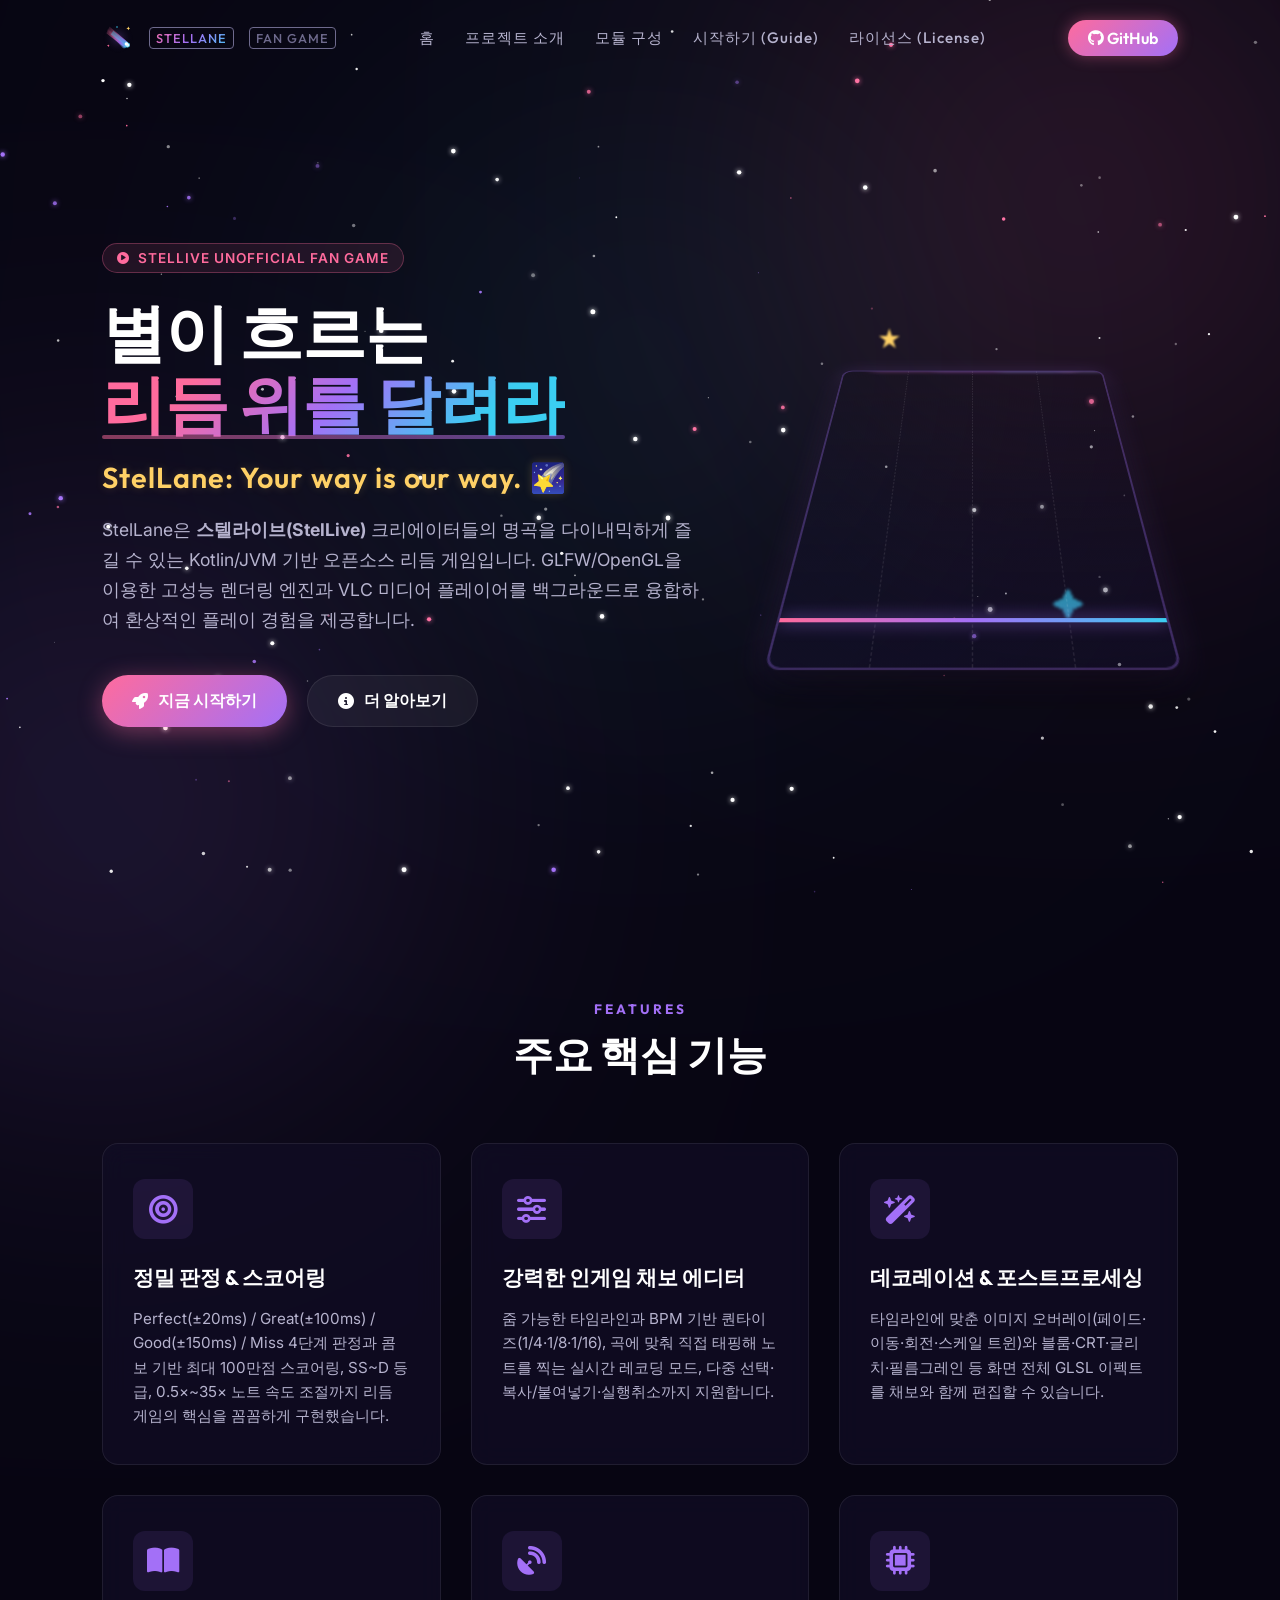
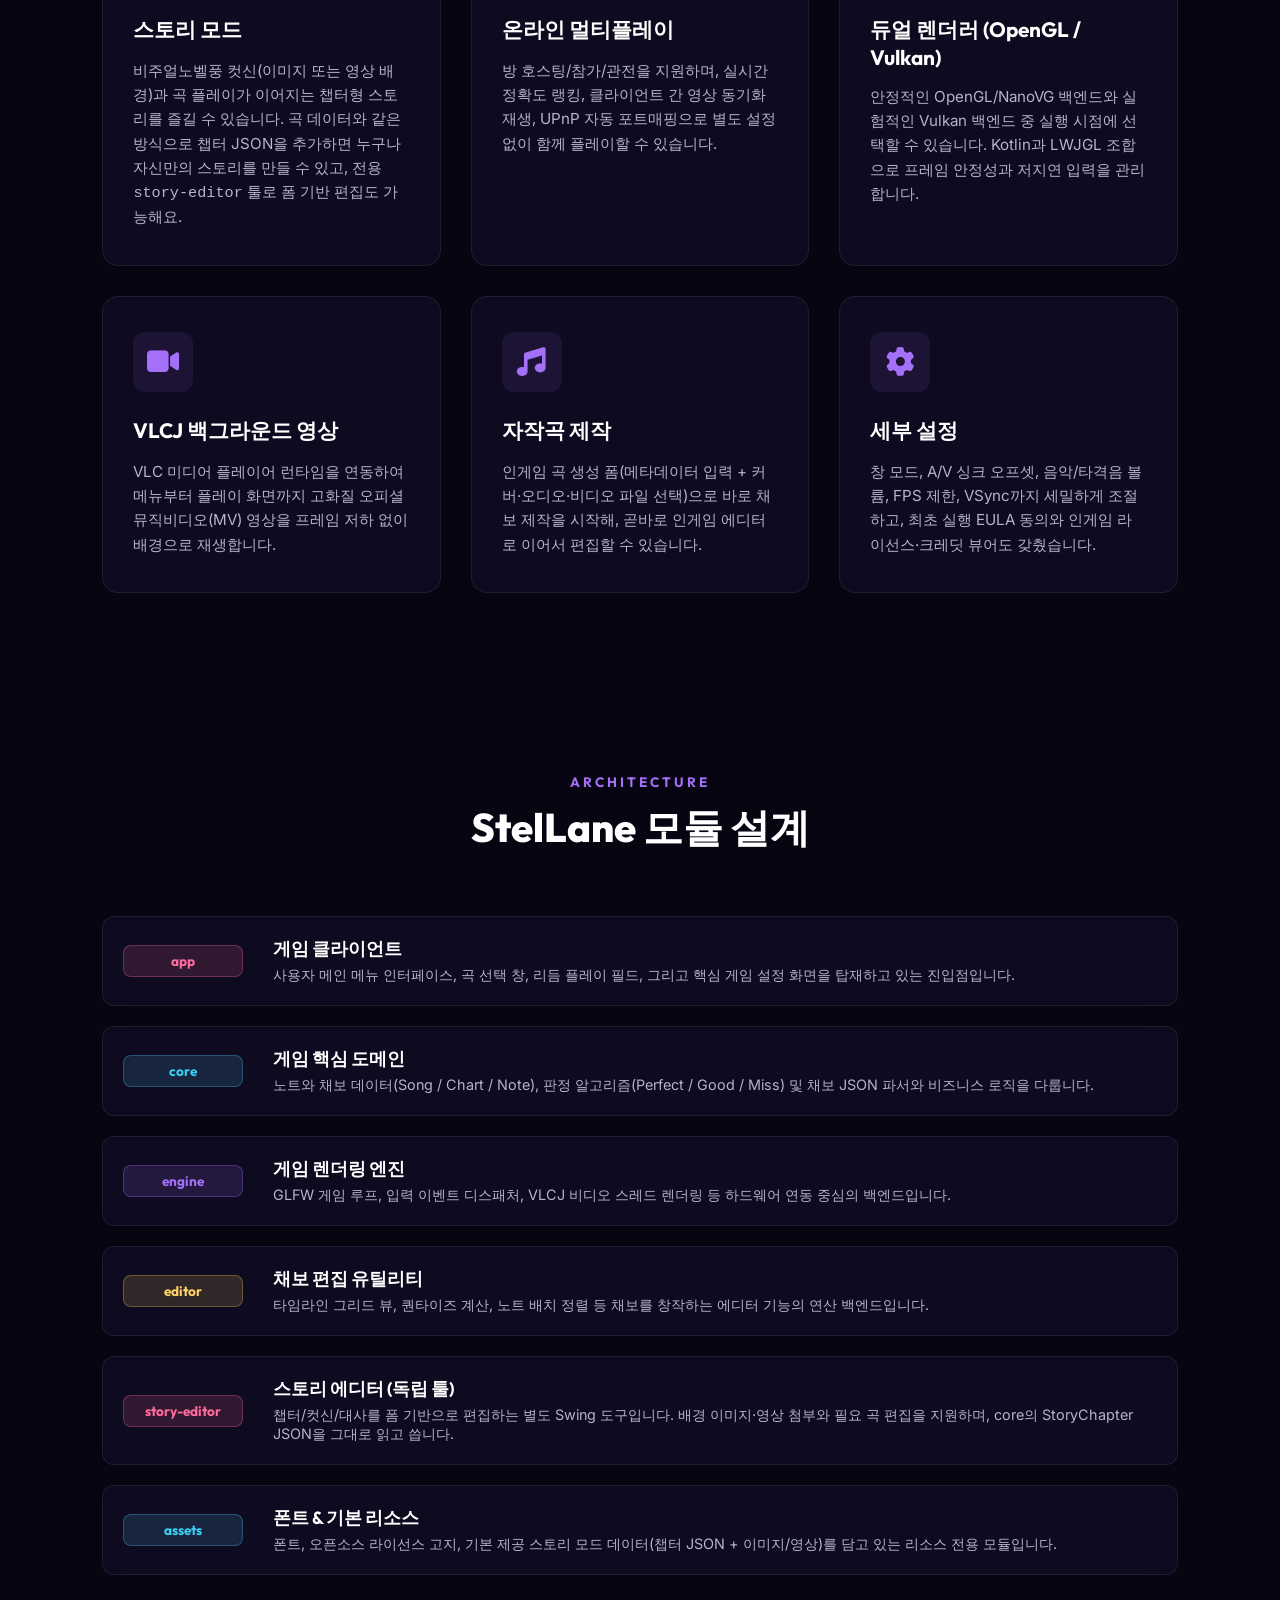
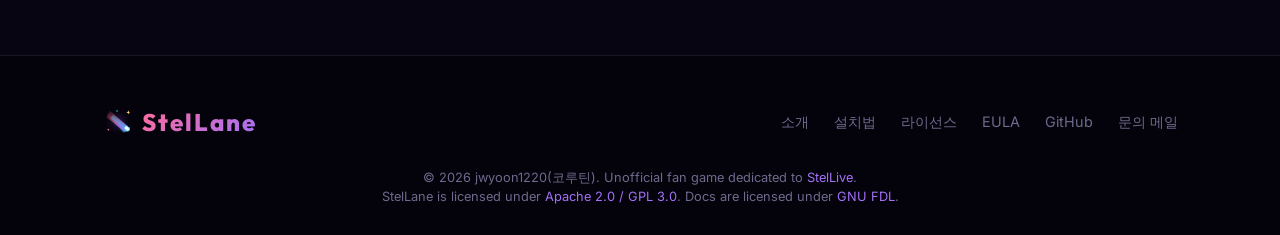
<file: docs/index.html>
<!DOCTYPE html>
<html lang="ko">
<head>
  <meta charset="UTF-8">
  <meta name="viewport" content="width=device-width, initial-scale=1.0">
  <title>StelLane - 별이 흐르는 리듬 위를 달려라 (StelLive Rhythm Fan Game)</title>
  <meta name="description" content="스텔라이브(StelLive) 팬이 만든 Kotlin/JVM 기반 비공식 오픈소스 리듬 게임 프로젝트, StelLane을 플레이하고 나만의 채보를 만들어 보세요.">
  <meta name="keywords" content="StelLane, 스텔라이브, StelLive, 팬게임, 리듬게임, 코틀린, Kotlin, JVM, GLFW, OpenGL">
  
  <!-- SEO & Social Media Metadata -->
  <meta property="og:title" content="StelLane - 별이 흐르는 리듬 위를 달려라">
  <meta property="og:description" content="스텔라이브 비공식 팬 리듬 게임 프로젝트, StelLane 공식 문서 및 가이드 페이지.">
  <meta property="og:type" content="website">
  <meta property="og:site_name" content="StelLane">
  
  <!-- Favicon -->
  <link rel="icon" type="image/svg+xml" href="favicon.svg">
  
  <!-- FontAwesome Icons -->
  <link rel="stylesheet" href="https://cdnjs.cloudflare.com/ajax/libs/font-awesome/6.4.0/css/all.min.css">
  
  <!-- Custom Stylesheet -->
  <link rel="stylesheet" href="style.css">
</head>
<body>

  <!-- Starfield Canvas and Nebula Glows -->
  <canvas id="starfield"></canvas>
  <div class="nebula-glow nebula-pink"></div>
  <div class="nebula-glow nebula-purple"></div>
  <div class="nebula-glow nebula-cyan"></div>

  <!-- Navigation Bar -->
  <header>
    <a href="index.html" class="logo">
      <img src="favicon.svg" alt="" class="logo-img" width="32" height="32">
      <span class="logo-text">StelLane</span><span>Fan Game</span>
    </a>
    <nav>
      <ul>
        <li><a href="index.html">홈</a></li>
        <li><a href="index.html#about">프로젝트 소개</a></li>
        <li><a href="index.html#modules">모듈 구성</a></li>
        <li><a href="guide.html">시작하기 (Guide)</a></li>
        <li><a href="license.html">라이선스 (License)</a></li>
      </ul>
    </nav>
    <a href="https://github.com/jwyoon1220/StelLane" target="_blank" rel="noopener noreferrer" class="nav-btn">
      <i class="fab fa-github"></i> GitHub
    </a>
  </header>

  <!-- Hero Section -->
  <section id="home" class="hero">
    <div class="hero-content">
      <div class="badge-tag">
        <i class="fas fa-circle-play"></i> StelLive unofficial fan game
      </div>
      <h1 class="hero-title">별이 흐르는<br><span class="glow">리듬 위를 달려라</span></h1>
      <p class="hero-slogan">StelLane: Your way is our way. 🌠</p>
      <p class="hero-desc">
        StelLane은 <strong>스텔라이브(StelLive)</strong> 크리에이터들의 명곡을 다이내믹하게 즐길 수 있는 Kotlin/JVM 기반 오픈소스 리듬 게임입니다. 
        GLFW/OpenGL을 이용한 고성능 렌더링 엔진과 VLC 미디어 플레이어를 백그라운드로 융합하여 환상적인 플레이 경험을 제공합니다.
      </p>
      <div class="hero-actions">
        <a href="guide.html" class="btn-primary">
          <i class="fas fa-rocket"></i> 지금 시작하기
        </a>
        <a href="#about" class="btn-secondary">
          <i class="fas fa-info-circle"></i> 더 알아보기
        </a>
      </div>
    </div>
    
    <div class="hero-visual">
      <!-- Star animations and floating CSS rhythm lanes -->
      <div class="lane-visual-container">
        <div class="glow-star-bg"></div>
        <div class="rhythm-lanes">
          <div class="rhythm-lane"></div>
          <div class="rhythm-lane"></div>
          <div class="rhythm-lane"></div>
          <div class="rhythm-lane"></div>
          <div class="falling-note note-pink n1"></div>
          <div class="falling-note note-purple n2"></div>
          <div class="falling-note note-cyan n3"></div>
          <div class="falling-note note-pink n4"></div>
          <div class="falling-note note-purple n5"></div>
          <div class="judge-line"></div>
        </div>
      </div>
    </div>
  </section>

  <!-- About / Features Section -->
  <section id="about">
    <div class="section-header">
      <span class="section-tag">Features</span>
      <h2 class="section-title">주요 핵심 기능</h2>
    </div>
    
    <div class="grid-cards">
      <!-- Card 1 -->
      <div class="card">
        <div class="card-icon">
          <i class="fas fa-bullseye"></i>
        </div>
        <h3 class="card-title">정밀 판정 &amp; 스코어링</h3>
        <p class="card-desc">
          Perfect(±20ms) / Great(±100ms) / Good(±150ms) / Miss 4단계 판정과 콤보 기반 최대 100만점 스코어링, SS~D 등급, 0.5×~35× 노트 속도 조절까지 리듬 게임의 핵심을 꼼꼼하게 구현했습니다.
        </p>
      </div>

      <!-- Card 2 -->
      <div class="card">
        <div class="card-icon">
          <i class="fas fa-sliders"></i>
        </div>
        <h3 class="card-title">강력한 인게임 채보 에디터</h3>
        <p class="card-desc">
          줌 가능한 타임라인과 BPM 기반 퀀타이즈(1/4·1/8·1/16), 곡에 맞춰 직접 태핑해 노트를 찍는 실시간 레코딩 모드, 다중 선택·복사/붙여넣기·실행취소까지 지원합니다.
        </p>
      </div>

      <!-- Card 3 -->
      <div class="card">
        <div class="card-icon">
          <i class="fas fa-wand-magic-sparkles"></i>
        </div>
        <h3 class="card-title">데코레이션 &amp; 포스트프로세싱</h3>
        <p class="card-desc">
          타임라인에 맞춘 이미지 오버레이(페이드·이동·회전·스케일 트윈)와 블룸·CRT·글리치·필름그레인 등 화면 전체 GLSL 이펙트를 채보와 함께 편집할 수 있습니다.
        </p>
      </div>

      <!-- Card 4 -->
      <div class="card">
        <div class="card-icon">
          <i class="fas fa-book-open"></i>
        </div>
        <h3 class="card-title">스토리 모드</h3>
        <p class="card-desc">
          비주얼노벨풍 컷신(이미지 또는 영상 배경)과 곡 플레이가 이어지는 챕터형 스토리를 즐길 수 있습니다. 곡 데이터와 같은 방식으로 챕터 JSON을 추가하면 누구나 자신만의 스토리를 만들 수 있고, 전용 <code>story-editor</code> 툴로 폼 기반 편집도 가능해요.
        </p>
      </div>

      <!-- Card 5 -->
      <div class="card">
        <div class="card-icon">
          <i class="fas fa-satellite-dish"></i>
        </div>
        <h3 class="card-title">온라인 멀티플레이</h3>
        <p class="card-desc">
          방 호스팅/참가/관전을 지원하며, 실시간 정확도 랭킹, 클라이언트 간 영상 동기화 재생, UPnP 자동 포트매핑으로 별도 설정 없이 함께 플레이할 수 있습니다.
        </p>
      </div>

      <!-- Card 6 -->
      <div class="card">
        <div class="card-icon">
          <i class="fas fa-microchip"></i>
        </div>
        <h3 class="card-title">듀얼 렌더러 (OpenGL / Vulkan)</h3>
        <p class="card-desc">
          안정적인 OpenGL/NanoVG 백엔드와 실험적인 Vulkan 백엔드 중 실행 시점에 선택할 수 있습니다. Kotlin과 LWJGL 조합으로 프레임 안정성과 저지연 입력을 관리합니다.
        </p>
      </div>

      <!-- Card 7 -->
      <div class="card">
        <div class="card-icon">
          <i class="fas fa-video"></i>
        </div>
        <h3 class="card-title">VLCJ 백그라운드 영상</h3>
        <p class="card-desc">
          VLC 미디어 플레이어 런타임을 연동하여 메뉴부터 플레이 화면까지 고화질 오피셜 뮤직비디오(MV) 영상을 프레임 저하 없이 배경으로 재생합니다.
        </p>
      </div>

      <!-- Card 8 -->
      <div class="card">
        <div class="card-icon">
          <i class="fas fa-music"></i>
        </div>
        <h3 class="card-title">자작곡 제작</h3>
        <p class="card-desc">
          인게임 곡 생성 폼(메타데이터 입력 + 커버·오디오·비디오 파일 선택)으로 바로 채보 제작을 시작해, 곧바로 인게임 에디터로 이어서 편집할 수 있습니다.
        </p>
      </div>

      <!-- Card 9 -->
      <div class="card">
        <div class="card-icon">
          <i class="fas fa-gear"></i>
        </div>
        <h3 class="card-title">세부 설정</h3>
        <p class="card-desc">
          창 모드, A/V 싱크 오프셋, 음악/타격음 볼륨, FPS 제한, VSync까지 세밀하게 조절하고, 최초 실행 EULA 동의와 인게임 라이선스·크레딧 뷰어도 갖췄습니다.
        </p>
      </div>
    </div>
  </section>

  <!-- Modules Structure Section -->
  <section id="modules">
    <div class="section-header">
      <span class="section-tag">Architecture</span>
      <h2 class="section-title">StelLane 모듈 설계</h2>
    </div>
    
    <div class="modules-container">
      <!-- App Module -->
      <div class="module-row">
        <div class="module-badge mb-app">app</div>
        <div class="module-info">
          <h3 class="module-name">게임 클라이언트</h3>
          <p class="module-desc">사용자 메인 메뉴 인터페이스, 곡 선택 창, 리듬 플레이 필드, 그리고 핵심 게임 설정 화면을 탑재하고 있는 진입점입니다.</p>
        </div>
      </div>
      
      <!-- Core Module -->
      <div class="module-row">
        <div class="module-badge mb-core">core</div>
        <div class="module-info">
          <h3 class="module-name">게임 핵심 도메인</h3>
          <p class="module-desc">노트와 채보 데이터(Song / Chart / Note), 판정 알고리즘(Perfect / Good / Miss) 및 채보 JSON 파서와 비즈니스 로직을 다룹니다.</p>
        </div>
      </div>
      
      <!-- Engine Module -->
      <div class="module-row">
        <div class="module-badge mb-engine">engine</div>
        <div class="module-info">
          <h3 class="module-name">게임 렌더링 엔진</h3>
          <p class="module-desc">GLFW 게임 루프, 입력 이벤트 디스패처, VLCJ 비디오 스레드 렌더링 등 하드웨어 연동 중심의 백엔드입니다.</p>
        </div>
      </div>
      
      <!-- Editor Module -->
      <div class="module-row">
        <div class="module-badge mb-editor">editor</div>
        <div class="module-info">
          <h3 class="module-name">채보 편집 유틸리티</h3>
          <p class="module-desc">타임라인 그리드 뷰, 퀀타이즈 계산, 노트 배치 정렬 등 채보를 창작하는 에디터 기능의 연산 백엔드입니다.</p>
        </div>
      </div>

      <!-- Story Editor Module -->
      <div class="module-row">
        <div class="module-badge mb-app">story-editor</div>
        <div class="module-info">
          <h3 class="module-name">스토리 에디터 (독립 툴)</h3>
          <p class="module-desc">챕터/컷신/대사를 폼 기반으로 편집하는 별도 Swing 도구입니다. 배경 이미지·영상 첨부와 필요 곡 편집을 지원하며, core의 StoryChapter JSON을 그대로 읽고 씁니다.</p>
        </div>
      </div>

      <!-- Assets Module -->
      <div class="module-row">
        <div class="module-badge mb-core">assets</div>
        <div class="module-info">
          <h3 class="module-name">폰트 &amp; 기본 리소스</h3>
          <p class="module-desc">폰트, 오픈소스 라이선스 고지, 기본 제공 스토리 모드 데이터(챕터 JSON + 이미지/영상)를 담고 있는 리소스 전용 모듈입니다.</p>
        </div>
      </div>
    </div>
  </section>

  <!-- Footer -->
  <footer>
    <div class="footer-content">
      <a href="index.html" class="footer-logo">
        <img src="favicon.svg" alt="" class="logo-img" width="32" height="32">
        <span class="logo-text">StelLane</span>
      </a>
      <div class="footer-links">
        <a href="index.html#about">소개</a>
        <a href="guide.html">설치법</a>
        <a href="license.html">라이선스</a>
        <a href="eula.html">EULA</a>
        <a href="https://github.com/jwyoon1220/StelLane" target="_blank" rel="noopener noreferrer">GitHub</a>
        <a href="mailto:stellane@parin.asia">문의 메일</a>
      </div>
    </div>
    <div class="footer-copy">
      &copy; 2026 jwyoon1220(코루틴). Unofficial fan game dedicated to <a href="https://stellive.me" target="_blank" rel="noopener noreferrer">StelLive</a>.<br>
      StelLane is licensed under <a href="https://github.com/jwyoon1220/StelLane/blob/master/LICENSE" target="_blank" rel="noopener noreferrer">Apache 2.0 / GPL 3.0</a>. Docs are licensed under <a href="https://www.gnu.org/licenses/fdl-1.3.html" target="_blank" rel="noopener noreferrer">GNU FDL</a>.
    </div>
  </footer>

  <!-- Script initialization -->
  <script src="script.js"></script>
</body>
</html>
</file>
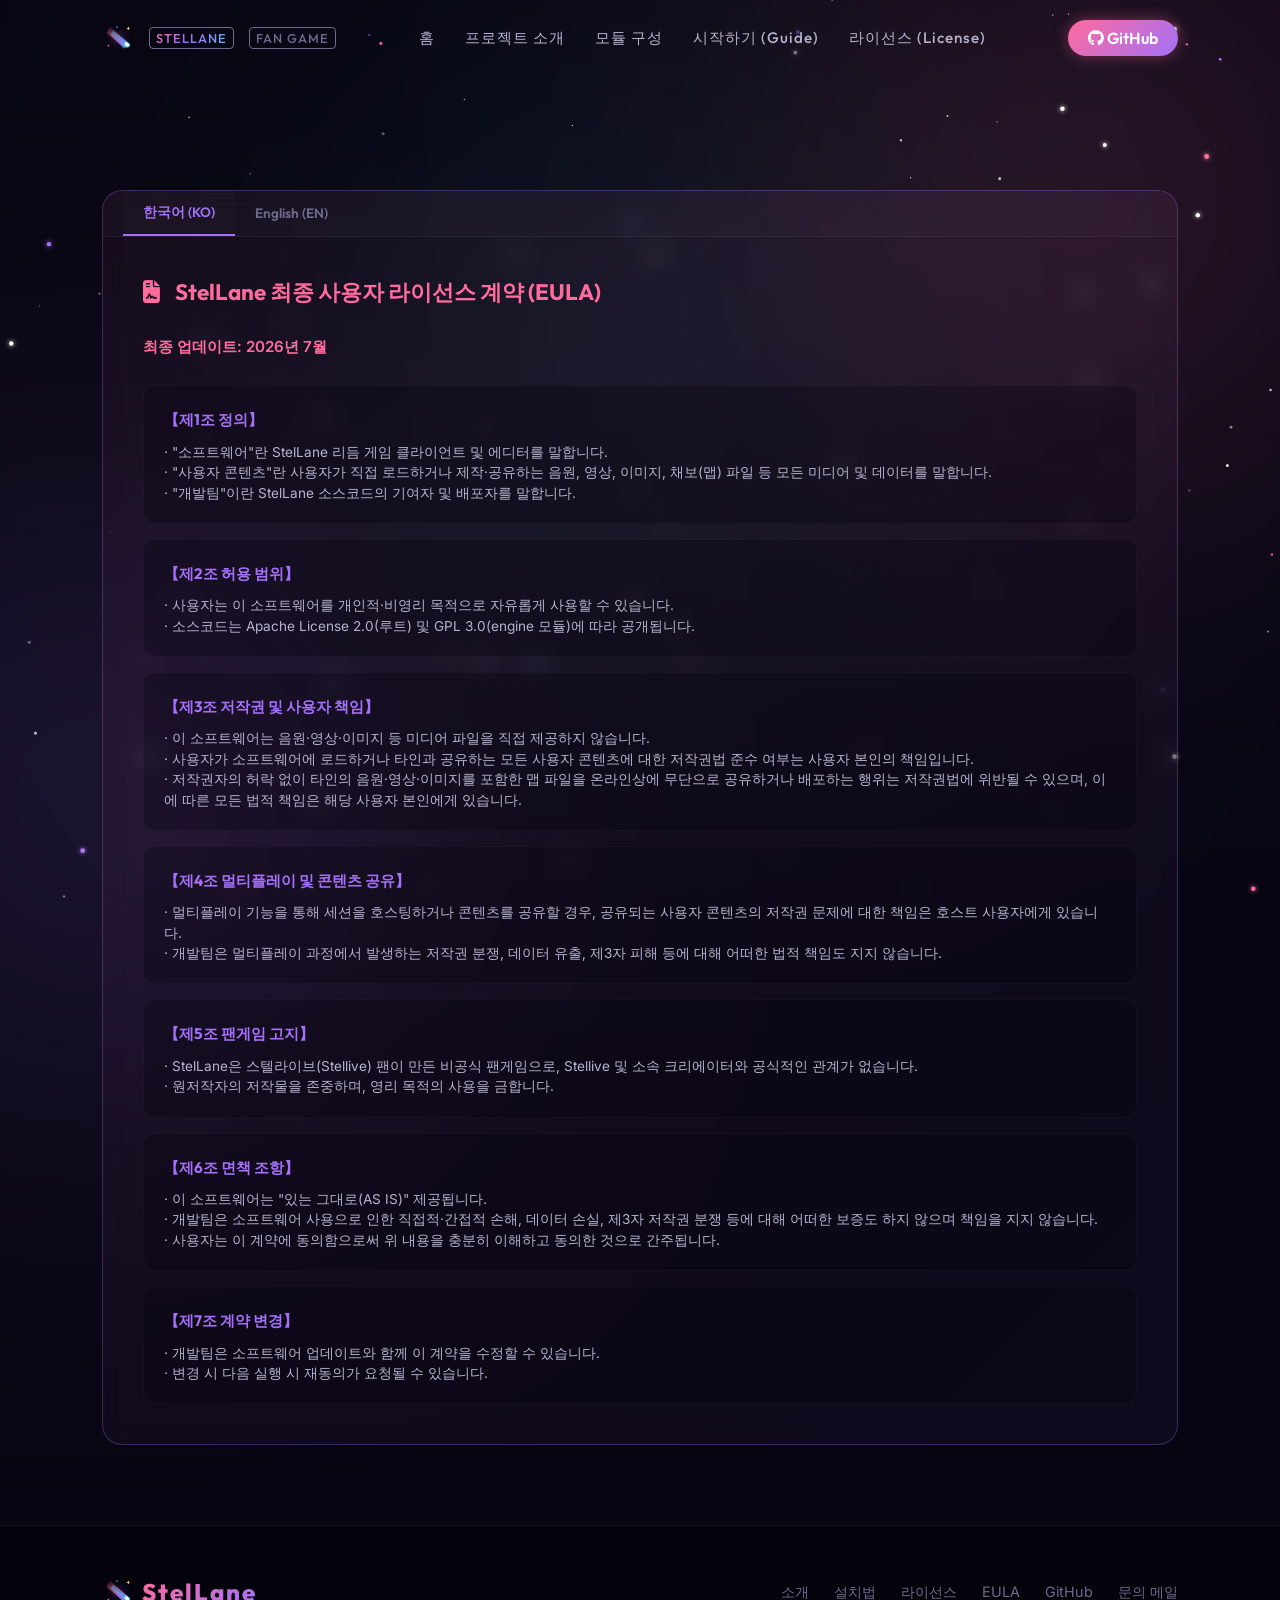
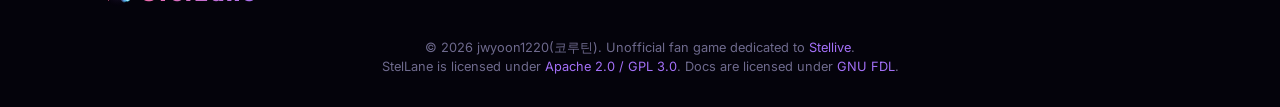
<file: docs/eula.html>
<!DOCTYPE html>
<html lang="ko">
<head>
  <meta charset="UTF-8">
  <meta name="viewport" content="width=device-width, initial-scale=1.0">
  <title>StelLane 최종 사용자 라이선스 계약 (EULA)</title>
  <meta name="description" content="StelLane 리듬 게임의 최종 사용자 라이선스 계약(EULA) 전문 문서입니다.">
  
  <!-- FontAwesome Icons -->
  <link rel="stylesheet" href="https://cdnjs.cloudflare.com/ajax/libs/font-awesome/6.4.0/css/all.min.css">
  
  <!-- Favicon -->
  <link rel="icon" type="image/svg+xml" href="favicon.svg">
  
  <!-- Custom Stylesheet -->
  <link rel="stylesheet" href="style.css">
</head>
<body>

  <!-- Starfield Canvas and Nebula Glows -->
  <canvas id="starfield"></canvas>
  <div class="nebula-glow nebula-pink"></div>
  <div class="nebula-glow nebula-purple"></div>
  <div class="nebula-glow nebula-cyan"></div>

  <!-- Navigation Bar -->
  <header>
    <a href="index.html" class="logo">
      <img src="favicon.svg" alt="" class="logo-img" width="32" height="32">
      <span class="logo-text">StelLane</span><span>Fan Game</span>
    </a>
    <nav>
      <ul>
        <li><a href="index.html">홈</a></li>
        <li><a href="index.html#about">프로젝트 소개</a></li>
        <li><a href="index.html#modules">모듈 구성</a></li>
        <li><a href="guide.html">시작하기 (Guide)</a></li>
        <li><a href="license.html">라이선스 (License)</a></li>
      </ul>
    </nav>
    <a href="https://github.com/jwyoon1220/StelLane" target="_blank" rel="noopener noreferrer" class="nav-btn">
      <i class="fab fa-github"></i> GitHub
    </a>
  </header>

  <!-- EULA Content Section -->
  <section id="eula-page" style="padding-top: 150px; min-height: 80vh;">
    <div class="disclaimer-card" style="border-color: rgba(163, 112, 247, 0.3); padding: 0; overflow: hidden;">
      
      <!-- Language Tabs selector -->
      <div class="terminal-tabs" style="border-radius: 16px 16px 0 0; background: rgba(255, 255, 255, 0.02); padding-left: 20px;">
        <button class="tab-btn active" id="eula-ko-btn">한국어 (KO)</button>
        <button class="tab-btn" id="eula-en-btn">English (EN)</button>
      </div>

      <div style="padding: 40px;">
        <div class="disclaimer-header" style="margin-bottom: 25px;">
          <i class="fas fa-file-contract"></i>
          <span>StelLane 최종 사용자 라이선스 계약 (EULA)</span>
        </div>

        <!-- Korean Content -->
        <div class="disclaimer-body" id="eula-ko-content" style="font-family: var(--font-body); font-size: 0.95rem; line-height: 1.8;">
          <p style="color: var(--color-pink); font-weight: 600; margin-bottom: 20px;">최종 업데이트: 2026년 7월</p>
          
          <div class="disclaimer-grid" style="grid-template-columns: 1fr; gap: 15px;">
            <div class="disclaimer-item" style="background: rgba(7, 5, 18, 0.3);">
              <h4 style="color: var(--color-purple);">【제1조 정의】</h4>
              <p>· "소프트웨어"란 StelLane 리듬 게임 클라이언트 및 에디터를 말합니다.</p>
              <p>· "사용자 콘텐츠"란 사용자가 직접 로드하거나 제작·공유하는 음원, 영상, 이미지, 채보(맵) 파일 등 모든 미디어 및 데이터를 말합니다.</p>
              <p>· "개발팀"이란 StelLane 소스코드의 기여자 및 배포자를 말합니다.</p>
            </div>
            
            <div class="disclaimer-item" style="background: rgba(7, 5, 18, 0.3);">
              <h4 style="color: var(--color-purple);">【제2조 허용 범위】</h4>
              <p>· 사용자는 이 소프트웨어를 개인적·비영리 목적으로 자유롭게 사용할 수 있습니다.</p>
              <p>· 소스코드는 Apache License 2.0(루트) 및 GPL 3.0(engine 모듈)에 따라 공개됩니다.</p>
            </div>
            
            <div class="disclaimer-item" style="background: rgba(7, 5, 18, 0.3);">
              <h4 style="color: var(--color-purple);">【제3조 저작권 및 사용자 책임】</h4>
              <p>· 이 소프트웨어는 음원·영상·이미지 등 미디어 파일을 직접 제공하지 않습니다.</p>
              <p>· 사용자가 소프트웨어에 로드하거나 타인과 공유하는 모든 사용자 콘텐츠에 대한 저작권법 준수 여부는 사용자 본인의 책임입니다.</p>
              <p>· 저작권자의 허락 없이 타인의 음원·영상·이미지를 포함한 맵 파일을 온라인상에 무단으로 공유하거나 배포하는 행위는 저작권법에 위반될 수 있으며, 이에 따른 모든 법적 책임은 해당 사용자 본인에게 있습니다.</p>
            </div>
            
            <div class="disclaimer-item" style="background: rgba(7, 5, 18, 0.3);">
              <h4 style="color: var(--color-purple);">【제4조 멀티플레이 및 콘텐츠 공유】</h4>
              <p>· 멀티플레이 기능을 통해 세션을 호스팅하거나 콘텐츠를 공유할 경우, 공유되는 사용자 콘텐츠의 저작권 문제에 대한 책임은 호스트 사용자에게 있습니다.</p>
              <p>· 개발팀은 멀티플레이 과정에서 발생하는 저작권 분쟁, 데이터 유출, 제3자 피해 등에 대해 어떠한 법적 책임도 지지 않습니다.</p>
            </div>
            
            <div class="disclaimer-item" style="background: rgba(7, 5, 18, 0.3);">
              <h4 style="color: var(--color-purple);">【제5조 팬게임 고지】</h4>
              <p>· StelLane은 스텔라이브(Stellive) 팬이 만든 비공식 팬게임으로, Stellive 및 소속 크리에이터와 공식적인 관계가 없습니다.</p>
              <p>· 원저작자의 저작물을 존중하며, 영리 목적의 사용을 금합니다.</p>
            </div>
            
            <div class="disclaimer-item" style="background: rgba(7, 5, 18, 0.3);">
              <h4 style="color: var(--color-purple);">【제6조 면책 조항】</h4>
              <p>· 이 소프트웨어는 "있는 그대로(AS IS)" 제공됩니다.</p>
              <p>· 개발팀은 소프트웨어 사용으로 인한 직접적·간접적 손해, 데이터 손실, 제3자 저작권 분쟁 등에 대해 어떠한 보증도 하지 않으며 책임을 지지 않습니다.</p>
              <p>· 사용자는 이 계약에 동의함으로써 위 내용을 충분히 이해하고 동의한 것으로 간주됩니다.</p>
            </div>
            
            <div class="disclaimer-item" style="background: rgba(7, 5, 18, 0.3);">
              <h4 style="color: var(--color-purple);">【제7조 계약 변경】</h4>
              <p>· 개발팀은 소프트웨어 업데이트와 함께 이 계약을 수정할 수 있습니다.</p>
              <p>· 변경 시 다음 실행 시 재동의가 요청될 수 있습니다.</p>
            </div>
          </div>
        </div>

        <!-- English Content -->
        <div class="disclaimer-body" id="eula-en-content" style="font-family: var(--font-body); font-size: 0.95rem; line-height: 1.8; display: none;">
          <p style="color: var(--color-pink); font-weight: 600; margin-bottom: 20px;">Last Updated: July 2026</p>
          
          <div class="disclaimer-grid" style="grid-template-columns: 1fr; gap: 15px;">
            <div class="disclaimer-item" style="background: rgba(7, 5, 18, 0.3);">
              <h4 style="color: var(--color-purple);">[Article 1: Definitions]</h4>
              <p>· "Software" refers to the StelLane rhythm game client and editor.</p>
              <p>· "User Content" refers to all media and data loaded, created, or shared directly by the user, such as audio, videos, images, and chart (map) files.</p>
              <p>· "Development Team" refers to the contributors and distributors of the StelLane source code.</p>
            </div>
            
            <div class="disclaimer-item" style="background: rgba(7, 5, 18, 0.3);">
              <h4 style="color: var(--color-purple);">[Article 2: Permitted Scope]</h4>
              <p>· Users may freely use this Software for personal and non-commercial purposes.</p>
              <p>· The source code is open to the public under the Apache License 2.0 (root) and GNU GPL 3.0 (engine module).</p>
            </div>
            
            <div class="disclaimer-item" style="background: rgba(7, 5, 18, 0.3);">
              <h4 style="color: var(--color-purple);">[Article 3: Copyright and User Responsibility]</h4>
              <p>· This Software does not directly provide or bundle media files such as audio, videos, or images.</p>
              <p>· The user bears all responsibility for complying with copyright laws regarding any User Content loaded into the Software or shared with others.</p>
              <p>· Sharing or distributing chart files containing copyrighted audio, videos, or images of others online without the permission of the copyright holder may violate copyright laws. The user is solely responsible for any resulting legal liabilities.</p>
            </div>
            
            <div class="disclaimer-item" style="background: rgba(7, 5, 18, 0.3);">
              <h4 style="color: var(--color-purple);">[Article 4: Multiplayer and Content Sharing]</h4>
              <p>· When hosting sessions or sharing content through multiplayer features, the host user is solely responsible for the copyright compliance of the shared User Content.</p>
              <p>· The Development Team assumes no legal liability for copyright disputes, data leaks, or third-party damages arising during multiplayer play.</p>
            </div>
            
            <div class="disclaimer-item" style="background: rgba(7, 5, 18, 0.3);">
              <h4 style="color: var(--color-purple);">[Article 5: Fan Game Notice]</h4>
              <p>· StelLane is an unofficial fan game created by fans of Stellive, and has no official relationship or affiliation with Stellive or its creators.</p>
              <p>· We respect the works of the original copyright holders. Commercial use of this game is strictly prohibited.</p>
            </div>
            
            <div class="disclaimer-item" style="background: rgba(7, 5, 18, 0.3);">
              <h4 style="color: var(--color-purple);">[Article 6: Disclaimer of Warranties]</h4>
              <p>· This Software is provided "AS IS".</p>
              <p>· The Development Team makes no warranties and assumes no liability for direct or indirect damages, data loss, or third-party copyright disputes arising from the use of the Software.</p>
              <p>· By agreeing to this contract, the user is deemed to have fully understood and accepted the terms above.</p>
            </div>
            
            <div class="disclaimer-item" style="background: rgba(7, 5, 18, 0.3);">
              <h4 style="color: var(--color-purple);">[Article 7: Amendments to the Agreement]</h4>
              <p>· The Development Team may amend this agreement along with software updates.</p>
              <p>· In the event of amendments, users may be asked to re-agree upon the next launch.</p>
            </div>
          </div>
        </div>
      </div>
    </div>
  </section>

  <!-- Footer -->
  <footer>
    <div class="footer-content">
      <a href="index.html" class="footer-logo">
        <img src="favicon.svg" alt="" class="logo-img" width="32" height="32">
        <span class="logo-text">StelLane</span>
      </a>
      <div class="footer-links">
        <a href="index.html#about">소개</a>
        <a href="guide.html">설치법</a>
        <a href="license.html">라이선스</a>
        <a href="eula.html">EULA</a>
        <a href="https://github.com/jwyoon1220/StelLane" target="_blank" rel="noopener noreferrer">GitHub</a>
        <a href="mailto:stellane@parin.asia">문의 메일</a>
      </div>
    </div>
    <div class="footer-copy">
      &copy; 2026 jwyoon1220(코루틴). Unofficial fan game dedicated to <a href="https://stellive.me" target="_blank" rel="noopener noreferrer">Stellive</a>.<br>
      StelLane is licensed under <a href="https://github.com/jwyoon1220/StelLane/blob/main/LICENSE" target="_blank" rel="noopener noreferrer">Apache 2.0 / GPL 3.0</a>. Docs are licensed under <a href="https://www.gnu.org/licenses/fdl-1.3.html" target="_blank" rel="noopener noreferrer">GNU FDL</a>.
    </div>
  </footer>

  <!-- Script initialization -->
  <script src="script.js"></script>
</body>
</html>
</file>
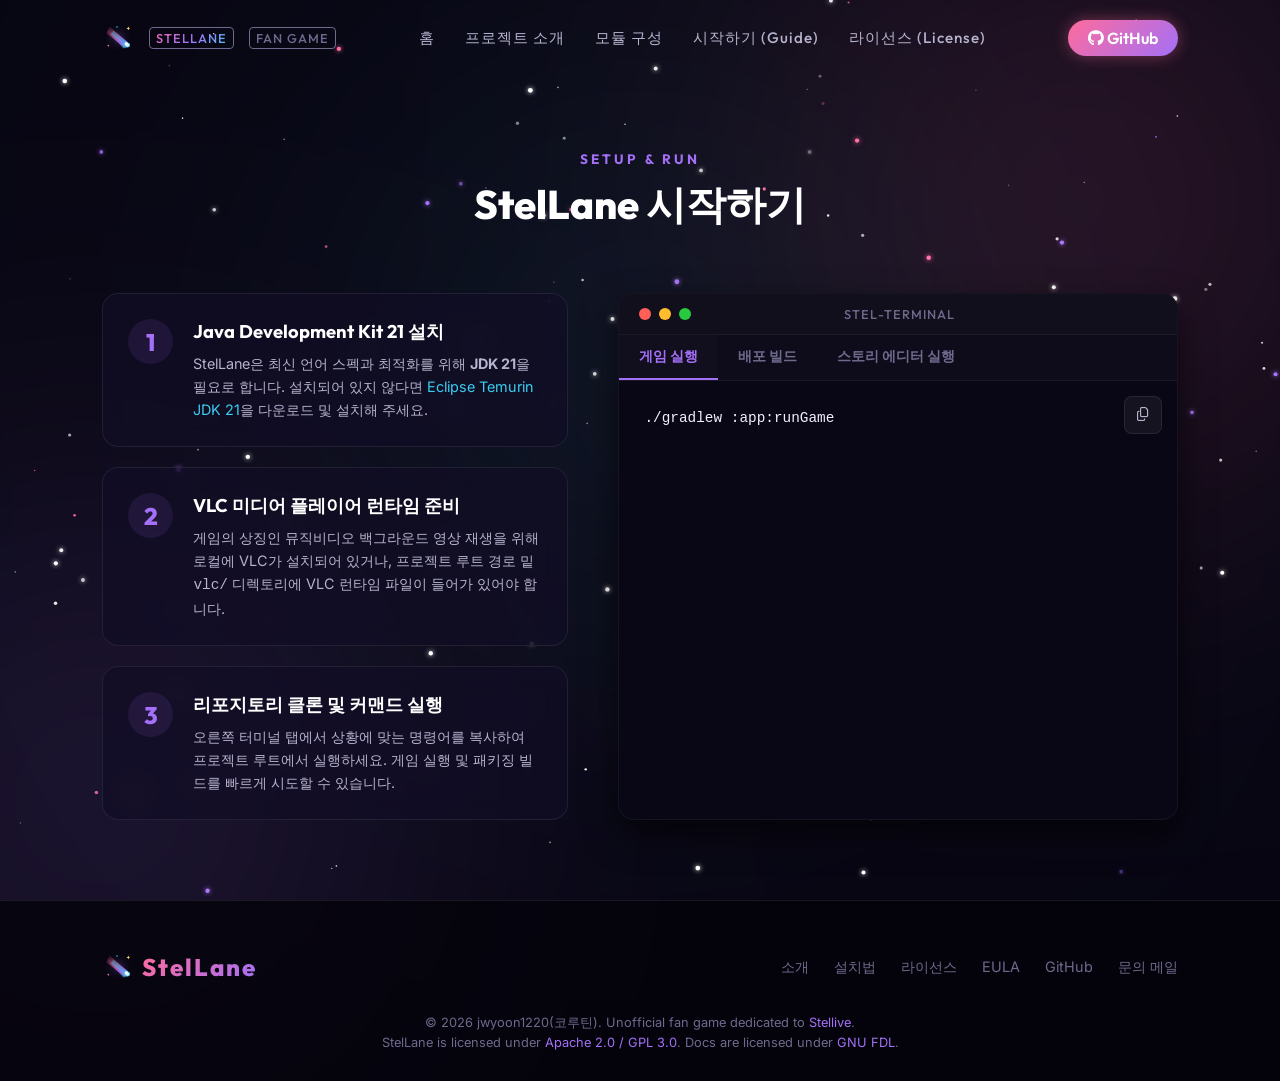
<file: docs/guide.html>
<!DOCTYPE html>
<html lang="ko">
<head>
  <meta charset="UTF-8">
  <meta name="viewport" content="width=device-width, initial-scale=1.0">
  <title>StelLane 시작 가이드 - 설치 및 실행 방법</title>
  <meta name="description" content="StelLane 리듬 게임 프로젝트의 빌드, 배포, 그리고 실행 방법 가이드 문서입니다.">
  <!-- Favicon -->
  <link rel="icon" type="image/svg+xml" href="favicon.svg">
  
  <!-- FontAwesome Icons -->
  <link rel="stylesheet" href="https://cdnjs.cloudflare.com/ajax/libs/font-awesome/6.4.0/css/all.min.css">
  
  <!-- Custom Stylesheet -->
  <link rel="stylesheet" href="style.css">
</head>
<body>

  <!-- Starfield Canvas and Nebula Glows -->
  <canvas id="starfield"></canvas>
  <div class="nebula-glow nebula-pink"></div>
  <div class="nebula-glow nebula-purple"></div>
  <div class="nebula-glow nebula-cyan"></div>

  <!-- Navigation Bar -->
  <header>
    <a href="index.html" class="logo">
      <img src="favicon.svg" alt="" class="logo-img" width="32" height="32">
      <span class="logo-text">StelLane</span><span>Fan Game</span>
    </a>
    <nav>
      <ul>
        <li><a href="index.html">홈</a></li>
        <li><a href="index.html#about">프로젝트 소개</a></li>
        <li><a href="index.html#modules">모듈 구성</a></li>
        <li><a href="guide.html" class="active">시작하기 (Guide)</a></li>
        <li><a href="license.html">라이선스 (License)</a></li>
      </ul>
    </nav>
    <a href="https://github.com/jwyoon1220/StelLane" target="_blank" rel="noopener noreferrer" class="nav-btn">
      <i class="fab fa-github"></i> GitHub
    </a>
  </header>

  <!-- Getting Started Section -->
  <section id="getting-started" style="padding-top: 150px; min-height: 80vh;">
    <div class="section-header">
      <span class="section-tag">Setup & Run</span>
      <h2 class="section-title">StelLane 시작하기</h2>
    </div>
    
    <div class="guide-container">
      <div class="guide-step-list">
        <!-- Step 1 -->
        <div class="guide-step">
          <div class="step-num">1</div>
          <div class="step-content">
            <h3>Java Development Kit 21 설치</h3>
            <p>
              StelLane은 최신 언어 스펙과 최적화를 위해 <strong>JDK 21</strong>을 필요로 합니다.
              설치되어 있지 않다면 <a href="https://adoptium.net/" target="_blank" rel="noopener noreferrer">Eclipse Temurin JDK 21</a>을 다운로드 및 설치해 주세요.
            </p>
          </div>
        </div>
        
        <!-- Step 2 -->
        <div class="guide-step">
          <div class="step-num">2</div>
          <div class="step-content">
            <h3>VLC 미디어 플레이어 런타임 준비</h3>
            <p>
              게임의 상징인 뮤직비디오 백그라운드 영상 재생을 위해 로컬에 VLC가 설치되어 있거나, 프로젝트 루트 경로 밑 <code>vlc/</code> 디렉토리에 VLC 런타임 파일이 들어가 있어야 합니다.
            </p>
          </div>
        </div>
        
        <!-- Step 3 -->
        <div class="guide-step">
          <div class="step-num">3</div>
          <div class="step-content">
            <h3>리포지토리 클론 및 커맨드 실행</h3>
            <p>
              오른쪽 터미널 탭에서 상황에 맞는 명령어를 복사하여 프로젝트 루트에서 실행하세요. 게임 실행 및 패키징 빌드를 빠르게 시도할 수 있습니다.
            </p>
          </div>
        </div>
      </div>
      
      <!-- Interactive Terminal View -->
      <div class="terminal-block">
        <div class="terminal-header">
          <div class="terminal-dots">
            <span class="dot-red"></span>
            <span class="dot-yellow"></span>
            <span class="dot-green"></span>
          </div>
          <div class="terminal-title">STEL-TERMINAL</div>
          <div style="width: 50px;"></div>
        </div>
        
        <div class="terminal-tabs">
          <button class="tab-btn active" data-tab="play">게임 실행</button>
          <button class="tab-btn" data-tab="build">배포 빌드</button>
          <button class="tab-btn" data-tab="storyEditor">스토리 에디터 실행</button>
        </div>
        
        <div class="terminal-body">
          <button class="copy-btn" title="클립보드에 복사" id="btn-copy">
            <i class="far fa-copy"></i>
          </button>
          <pre><code id="code-content">./gradlew :app:runGame</code></pre>
        </div>
      </div>
    </div>
  </section>

  <!-- Footer -->
  <footer>
    <div class="footer-content">
      <a href="index.html" class="footer-logo">
        <img src="favicon.svg" alt="" class="logo-img" width="32" height="32">
        <span class="logo-text">StelLane</span>
      </a>
      <div class="footer-links">
        <a href="index.html#about">소개</a>
        <a href="guide.html">설치법</a>
        <a href="license.html">라이선스</a>
        <a href="eula.html">EULA</a>
        <a href="https://github.com/jwyoon1220/StelLane" target="_blank" rel="noopener noreferrer">GitHub</a>
        <a href="mailto:stellane@parin.asia">문의 메일</a>
      </div>
    </div>
    <div class="footer-copy">
      &copy; 2026 jwyoon1220(코루틴). Unofficial fan game dedicated to <a href="https://stellive.me" target="_blank" rel="noopener noreferrer">Stellive</a>.<br>
      StelLane is licensed under <a href="https://github.com/jwyoon1220/StelLane/blob/main/LICENSE" target="_blank" rel="noopener noreferrer">Apache 2.0 / GPL 3.0</a>. Docs are licensed under <a href="https://www.gnu.org/licenses/fdl-1.3.html" target="_blank" rel="noopener noreferrer">GNU FDL</a>.
    </div>
  </footer>

  <!-- Script initialization -->
  <script src="script.js"></script>
</body>
</html>
</file>
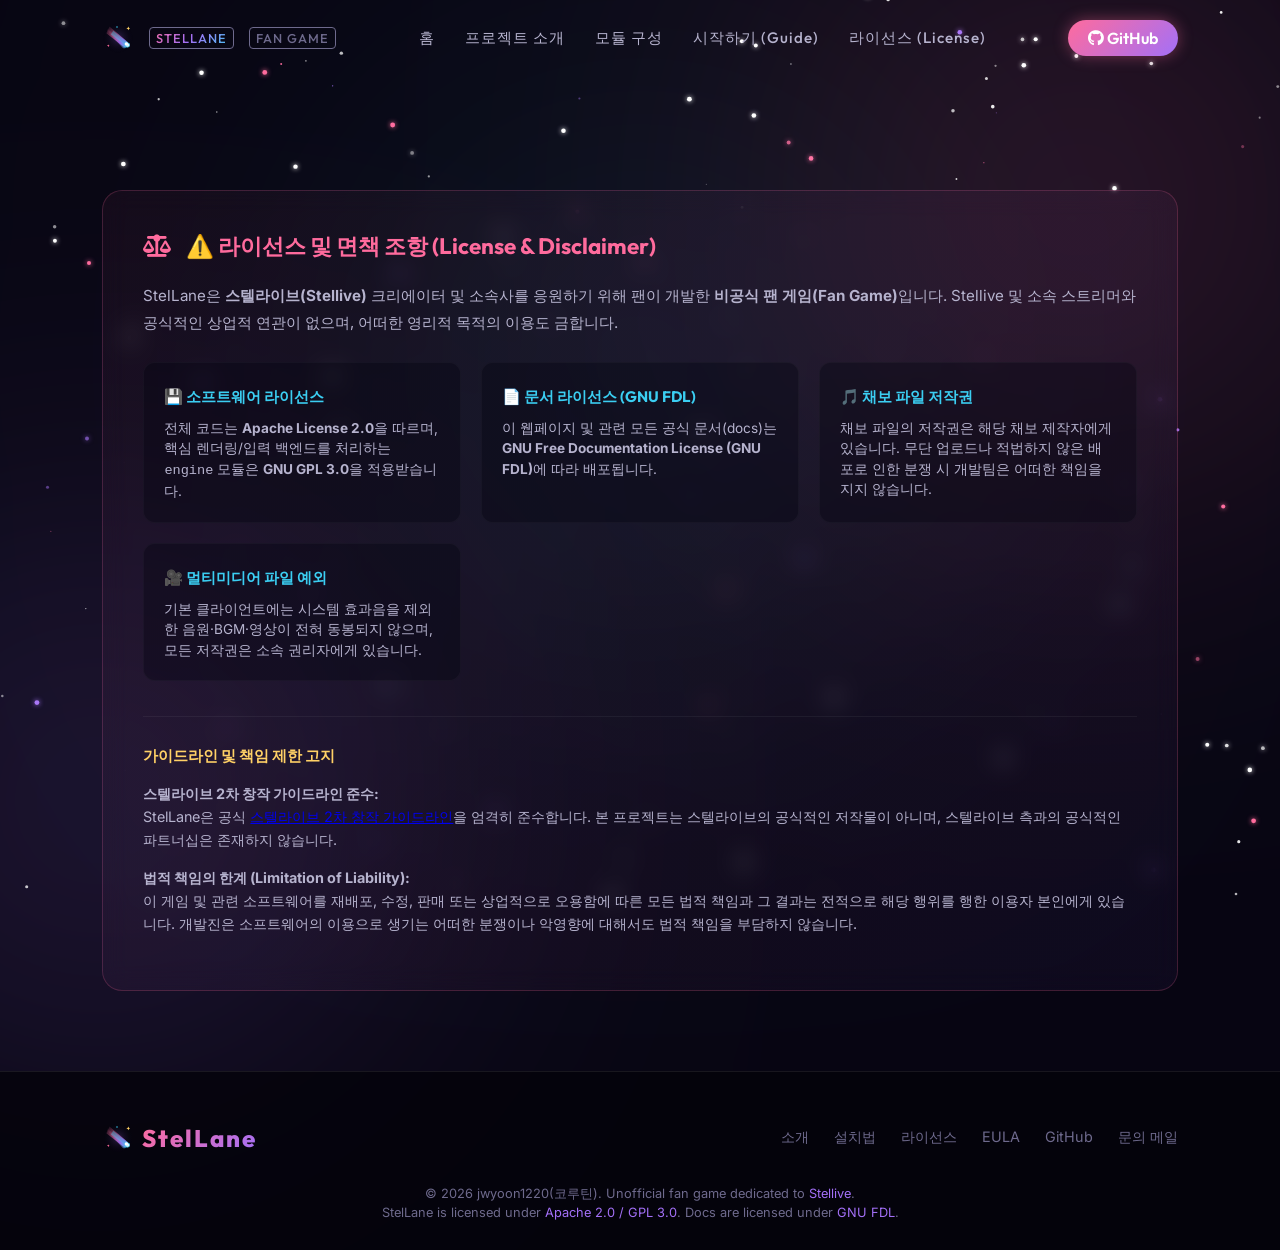
<file: docs/license.html>
<!DOCTYPE html>
<html lang="ko">
<head>
  <meta charset="UTF-8">
  <meta name="viewport" content="width=device-width, initial-scale=1.0">
  <title>StelLane 라이선스 및 면책조항</title>
  <meta name="description" content="StelLane 프로젝트의 소프트웨어 라이선스(Apache 2.0 / GPL 3.0) 및 문서 라이선스(GNU FDL), 면책 조항 정보입니다.">
  <!-- Favicon -->
  <link rel="icon" type="image/svg+xml" href="favicon.svg">
  
  <!-- FontAwesome Icons -->
  <link rel="stylesheet" href="https://cdnjs.cloudflare.com/ajax/libs/font-awesome/6.4.0/css/all.min.css">
  
  <!-- Custom Stylesheet -->
  <link rel="stylesheet" href="style.css">
</head>
<body>

  <!-- Starfield Canvas and Nebula Glows -->
  <canvas id="starfield"></canvas>
  <div class="nebula-glow nebula-pink"></div>
  <div class="nebula-glow nebula-purple"></div>
  <div class="nebula-glow nebula-cyan"></div>

  <!-- Navigation Bar -->
  <header>
    <a href="index.html" class="logo">
      <img src="favicon.svg" alt="" class="logo-img" width="32" height="32">
      <span class="logo-text">StelLane</span><span>Fan Game</span>
    </a>
    <nav>
      <ul>
        <li><a href="index.html">홈</a></li>
        <li><a href="index.html#about">프로젝트 소개</a></li>
        <li><a href="index.html#modules">모듈 구성</a></li>
        <li><a href="guide.html">시작하기 (Guide)</a></li>
        <li><a href="license.html" class="active">라이선스 (License)</a></li>
      </ul>
    </nav>
    <a href="https://github.com/jwyoon1220/StelLane" target="_blank" rel="noopener noreferrer" class="nav-btn">
      <i class="fab fa-github"></i> GitHub
    </a>
  </header>

  <!-- Copyright Disclaimer Section -->
  <section id="disclaimer" style="padding-top: 150px; min-height: 80vh;">
    <div class="disclaimer-card">
      <div class="disclaimer-header">
        <i class="fas fa-balance-scale"></i>
        <span>⚠️ 라이선스 및 면책 조항 (License & Disclaimer)</span>
      </div>
      <div class="disclaimer-body">
        <p>
          StelLane은 <strong>스텔라이브(Stellive)</strong> 크리에이터 및 소속사를 응원하기 위해 팬이 개발한 <strong>비공식 팬 게임(Fan Game)</strong>입니다. 
          Stellive 및 소속 스트리머와 공식적인 상업적 연관이 없으며, 어떠한 영리적 목적의 이용도 금합니다.
        </p>
        
        <div class="disclaimer-grid">
          <!-- 1. Software License -->
          <div class="disclaimer-item">
            <h4>💾 소프트웨어 라이선스</h4>
            <p>전체 코드는 <strong>Apache License 2.0</strong>을 따르며, 핵심 렌더링/입력 백엔드를 처리하는 <code>engine</code> 모듈은 <strong>GNU GPL 3.0</strong>을 적용받습니다.</p>
          </div>
          
          <!-- 2. Docs License (GNU FDL) -->
          <div class="disclaimer-item">
            <h4>📄 문서 라이선스 (GNU FDL)</h4>
            <p>이 웹페이지 및 관련 모든 공식 문서(docs)는 <strong>GNU Free Documentation License (GNU FDL)</strong>에 따라 배포됩니다.</p>
          </div>

          <!-- 3. Note/Chart Files Exceptions -->
          <div class="disclaimer-item">
            <h4>🎵 채보 파일 저작권</h4>
            <p>채보 파일의 저작권은 해당 채보 제작자에게 있습니다. 무단 업로드나 적법하지 않은 배포로 인한 분쟁 시 개발팀은 어떠한 책임을 지지 않습니다.</p>
          </div>
          
          <!-- 4. Multimedia Files Exceptions -->
          <div class="disclaimer-item">
            <h4>🎥 멀티미디어 파일 예외</h4>
            <p>기본 클라이언트에는 시스템 효과음을 제외한 음원·BGM·영상이 전혀 동봉되지 않으며, 모든 저작권은 소속 권리자에게 있습니다.</p>
          </div>
        </div>

        <div style="margin-top: 35px; border-top: 1px solid rgba(255, 255, 255, 0.05); padding-top: 25px;">
          <h4 style="color: var(--color-gold); font-family: var(--font-title); margin-bottom: 12px;">가이드라인 및 책임 제한 고지</h4>
          <p style="font-size: 0.9rem; color: var(--text-secondary); margin-top: 10px; line-height: 1.6;">
            <strong>스텔라이브 2차 창작 가이드라인 준수:</strong><br>
            StelLane은 공식 <a href="https://cafe.naver.com/f-e/cafes/29424353/articles/709417" target="_blank" rel="noopener noreferrer">스텔라이브 2차 창작 가이드라인</a>을 엄격히 준수합니다. 본 프로젝트는 스텔라이브의 공식적인 저작물이 아니며, 스텔라이브 측과의 공식적인 파트너십은 존재하지 않습니다.
          </p>
          <p style="font-size: 0.9rem; color: var(--text-secondary); margin-top: 10px; line-height: 1.6;">
            <strong>법적 책임의 한계 (Limitation of Liability):</strong><br>
            이 게임 및 관련 소프트웨어를 재배포, 수정, 판매 또는 상업적으로 오용함에 따른 모든 법적 책임과 그 결과는 전적으로 해당 행위를 행한 이용자 본인에게 있습니다. 개발진은 소프트웨어의 이용으로 생기는 어떠한 분쟁이나 악영향에 대해서도 법적 책임을 부담하지 않습니다.
          </p>
        </div>
      </div>
    </div>
  </section>

  <!-- Footer -->
  <footer>
    <div class="footer-content">
      <a href="index.html" class="footer-logo">
        <img src="favicon.svg" alt="" class="logo-img" width="32" height="32">
        <span class="logo-text">StelLane</span>
      </a>
      <div class="footer-links">
        <a href="index.html#about">소개</a>
        <a href="guide.html">설치법</a>
        <a href="license.html">라이선스</a>
        <a href="eula.html">EULA</a>
        <a href="https://github.com/jwyoon1220/StelLane" target="_blank" rel="noopener noreferrer">GitHub</a>
        <a href="mailto:stellane@parin.asia">문의 메일</a>
      </div>
    </div>
    <div class="footer-copy">
      &copy; 2026 jwyoon1220(코루틴). Unofficial fan game dedicated to <a href="https://stellive.me" target="_blank" rel="noopener noreferrer">Stellive</a>.<br>
      StelLane is licensed under <a href="https://github.com/jwyoon1220/StelLane/blob/main/LICENSE" target="_blank" rel="noopener noreferrer">Apache 2.0 / GPL 3.0</a>. Docs are licensed under <a href="https://www.gnu.org/licenses/fdl-1.3.html" target="_blank" rel="noopener noreferrer">GNU FDL</a>.
    </div>
  </footer>

  <!-- Script initialization -->
  <script src="script.js"></script>
</body>
</html>
</file>
<file: docs/style.css>
@import url('https://fonts.googleapis.com/css2?family=Outfit:wght@300;400;500;600;700;800&family=Inter:wght@300;400;500;600;700&display=swap');

/* Color Variables & Reset */
:root {
  --font-title: 'Outfit', sans-serif;
  --font-body: 'Inter', sans-serif;

  /* Theme Colors */
  --bg-space: #070512;
  --bg-space-card: rgba(18, 14, 38, 0.7);
  --bg-space-card-hover: rgba(30, 24, 61, 0.85);
  
  /* Neon Accents */
  --color-pink: #ff6b9d; /* Uni / Silveen */
  --color-purple: #a370f7; /* Tabi */
  --color-cyan: #3bcef2; /* Hina / Kangji */
  --color-gold: #ffd166; /* Star Accent */
  
  --text-primary: #ffffff;
  --text-secondary: #b6b3ce;
  --text-muted: #6e6a8d;
  
  --border-glass: rgba(255, 255, 255, 0.08);
  --border-neon-glow: rgba(163, 112, 247, 0.3);
  
  --transition-smooth: all 0.3s cubic-bezier(0.25, 0.8, 0.25, 1);
}

* {
  margin: 0;
  padding: 0;
  box-sizing: border-box;
}

html {
  scroll-behavior: smooth;
  font-family: var(--font-body);
  background-color: var(--bg-space);
  color: var(--text-primary);
  overflow-x: hidden;
}

/* Custom Scrollbar */
::-webkit-scrollbar {
  width: 8px;
}
::-webkit-scrollbar-track {
  background: var(--bg-space);
}
::-webkit-scrollbar-thumb {
  background: rgba(163, 112, 247, 0.3);
  border-radius: 4px;
}
::-webkit-scrollbar-thumb:hover {
  background: var(--color-purple);
  box-shadow: 0 0 10px var(--color-purple);
}

/* Starry Canvas Background */
#starfield {
  position: fixed;
  top: 0;
  left: 0;
  width: 100%;
  height: 100%;
  z-index: -2;
  pointer-events: none;
}

/* Space Dust / Nebula Glows */
.nebula-glow {
  position: fixed;
  width: 600px;
  height: 600px;
  border-radius: 50%;
  filter: blur(150px);
  opacity: 0.15;
  pointer-events: none;
  z-index: -1;
  mix-blend-mode: screen;
  animation: float-nebula 20s infinite alternate ease-in-out;
}
.nebula-pink {
  background: var(--color-pink);
  top: -100px;
  right: -100px;
}
.nebula-purple {
  background: var(--color-purple);
  bottom: -200px;
  left: -200px;
  animation-delay: -5s;
}
.nebula-cyan {
  background: var(--color-cyan);
  top: 40%;
  left: 50%;
  transform: translate(-50%, -50%);
  opacity: 0.08;
  animation-delay: -10s;
}

@keyframes float-nebula {
  0% { transform: translate(0, 0) scale(1); }
  100% { transform: translate(50px, 50px) scale(1.2); }
}

/* Navigation Bar */
header {
  position: fixed;
  top: 0;
  left: 0;
  width: 100%;
  padding: 20px 8%;
  display: flex;
  justify-content: space-between;
  align-items: center;
  z-index: 100;
  transition: var(--transition-smooth);
  border-bottom: 1px solid transparent;
}

header.scrolled {
  background: rgba(7, 5, 18, 0.85);
  backdrop-filter: blur(12px);
  padding: 15px 8%;
  border-bottom: 1px solid var(--border-glass);
  box-shadow: 0 4px 30px rgba(0, 0, 0, 0.3);
}

.logo {
  font-family: var(--font-title);
  text-decoration: none;
  display: flex;
  align-items: center;
  gap: 10px;
}

.logo-text {
  font-size: 1.8rem;
  font-weight: 800;
  letter-spacing: 2px;
  background: linear-gradient(135deg, var(--color-pink), var(--color-purple), var(--color-cyan));
  -webkit-background-clip: text;
  background-clip: text;
  -webkit-text-fill-color: transparent;
  color: transparent;
}

.logo span {
  font-size: 0.8rem;
  font-weight: 500;
  color: var(--text-muted);
  border: 1px solid var(--text-muted);
  padding: 2px 6px;
  border-radius: 4px;
  text-transform: uppercase;
  letter-spacing: 1px;
  margin-left: 5px;
}

nav ul {
  display: flex;
  list-style: none;
  gap: 30px;
}

nav ul a {
  text-decoration: none;
  color: var(--text-secondary);
  font-weight: 500;
  font-size: 0.95rem;
  font-family: var(--font-title);
  letter-spacing: 1px;
  transition: var(--transition-smooth);
  position: relative;
  padding: 5px 0;
}

nav ul a:hover {
  color: #ffffff;
}

nav ul a::after {
  content: '';
  position: absolute;
  bottom: 0;
  left: 0;
  width: 0;
  height: 2px;
  background: linear-gradient(90deg, var(--color-pink), var(--color-purple));
  transition: var(--transition-smooth);
}

nav ul a:hover::after {
  width: 100%;
}

.nav-btn {
  background: linear-gradient(135deg, var(--color-pink), var(--color-purple));
  color: white;
  padding: 8px 20px;
  border-radius: 30px;
  font-weight: 600;
  font-family: var(--font-title);
  text-decoration: none;
  box-shadow: 0 0 15px rgba(255, 107, 157, 0.4);
  transition: var(--transition-smooth);
}

.nav-btn:hover {
  transform: translateY(-2px);
  box-shadow: 0 0 25px rgba(255, 107, 157, 0.7), 0 0 10px rgba(163, 112, 247, 0.5);
}

/* Sections Common */
section {
  padding: 100px 8% 80px 8%;
  position: relative;
  width: 100%;
  max-width: 1400px;
  margin: 0 auto;
}

/* Hero Section */
.hero {
  min-height: 100vh;
  display: flex;
  align-items: center;
  justify-content: space-between;
  padding-top: 150px;
  gap: 50px;
}

.hero-content {
  flex: 1.2;
}

.hero-visual {
  flex: 0.8;
  display: flex;
  justify-content: center;
  align-items: center;
  position: relative;
}

/* Dynamic CSS Rhythm Lanes Visual instead of static image */
.lane-visual-container {
  width: 320px;
  height: 400px;
  position: relative;
  perspective: 600px;
  display: flex;
  justify-content: center;
}

.rhythm-lanes {
  width: 100%;
  height: 100%;
  background: linear-gradient(180deg, rgba(7, 5, 18, 0.1) 0%, rgba(22, 18, 51, 0.4) 100%);
  border: 2px solid rgba(163, 112, 247, 0.3);
  border-radius: 12px;
  transform: rotateX(45deg);
  position: relative;
  overflow: hidden;
  box-shadow: 0 15px 35px rgba(0, 0, 0, 0.5), 
              0 0 30px rgba(163, 112, 247, 0.2);
}

.rhythm-lane {
  position: absolute;
  top: 0;
  width: 25%;
  height: 100%;
  border-right: 1px dashed rgba(255, 255, 255, 0.1);
}
.rhythm-lane:nth-child(1) { left: 0; }
.rhythm-lane:nth-child(2) { left: 25%; }
.rhythm-lane:nth-child(3) { left: 50%; }
.rhythm-lane:nth-child(4) { left: 75%; border-right: none; }

/* Interactive Note Animation in CSS */
.falling-note {
  position: absolute;
  width: 80%;
  left: 10%;
  height: 12px;
  border-radius: 6px;
  box-shadow: 0 0 15px currentColor;
  animation: fall-down 4s infinite linear;
}

.note-pink { color: var(--color-pink); background: var(--color-pink); }
.note-purple { color: var(--color-purple); background: var(--color-purple); }
.note-cyan { color: var(--color-cyan); background: var(--color-cyan); }

.n1 { top: -20px; left: 10%; animation-delay: 0s; }
.n2 { top: -20px; left: 35%; animation-delay: 1.2s; }
.n3 { top: -20px; left: 60%; animation-delay: 0.6s; }
.n4 { top: -20px; left: 85%; animation-delay: 1.8s; }
.n5 { top: -20px; left: 10%; animation-delay: 2.4s; }

@keyframes fall-down {
  0% { transform: translateY(-20px); opacity: 0; }
  10% { opacity: 1; }
  90% { opacity: 1; }
  100% { transform: translateY(400px); opacity: 0; }
}

.judge-line {
  position: absolute;
  bottom: 40px;
  left: 0;
  width: 100%;
  height: 4px;
  background: linear-gradient(90deg, var(--color-pink), var(--color-purple), var(--color-cyan));
  box-shadow: 0 0 15px rgba(163, 112, 247, 0.8);
}

.glow-star-bg {
  position: absolute;
  width: 100%;
  height: 100%;
  pointer-events: none;
  z-index: -1;
}

.glow-star-bg::before {
  content: '★';
  position: absolute;
  top: 10%;
  left: 20%;
  color: var(--color-gold);
  font-size: 1.5rem;
  filter: blur(1px);
  animation: star-pulse 2s infinite ease-in-out alternate;
}

.glow-star-bg::after {
  content: '✦';
  position: absolute;
  bottom: 15%;
  right: 15%;
  color: var(--color-cyan);
  font-size: 2rem;
  filter: blur(1.5px);
  animation: star-pulse 3s infinite ease-in-out alternate-reverse;
}

@keyframes star-pulse {
  0% { opacity: 0.3; transform: scale(0.8) rotate(0deg); text-shadow: 0 0 5px currentColor; }
  100% { opacity: 1; transform: scale(1.2) rotate(15deg); text-shadow: 0 0 15px currentColor; }
}

/* Hero Typography */
.badge-tag {
  display: inline-flex;
  align-items: center;
  gap: 8px;
  background: rgba(255, 107, 157, 0.1);
  border: 1px solid rgba(255, 107, 157, 0.3);
  padding: 6px 14px;
  border-radius: 20px;
  font-size: 0.85rem;
  font-weight: 600;
  text-transform: uppercase;
  letter-spacing: 1px;
  color: var(--color-pink);
  margin-bottom: 25px;
}

.badge-tag i {
  font-size: 0.75rem;
  animation: blink-dot 1.5s infinite alternate;
}

@keyframes blink-dot {
  0% { opacity: 0.3; }
  100% { opacity: 1; }
}

.hero-title {
  font-family: var(--font-title);
  font-size: 4rem;
  font-weight: 800;
  line-height: 1.1;
  letter-spacing: -1px;
  margin-bottom: 20px;
}

.hero-title span.glow {
  background: linear-gradient(135deg, var(--color-pink) 20%, var(--color-purple) 50%, var(--color-cyan) 80%);
  -webkit-background-clip: text;
  -webkit-text-fill-color: transparent;
  position: relative;
}

.hero-title span.glow::after {
  content: '';
  position: absolute;
  left: 0;
  bottom: 5px;
  width: 100%;
  height: 4px;
  background: linear-gradient(90deg, var(--color-pink), var(--color-purple));
  border-radius: 2px;
  opacity: 0.5;
}

.hero-slogan {
  font-family: var(--font-title);
  font-size: 1.8rem;
  font-weight: 600;
  color: var(--color-gold);
  margin-bottom: 20px;
  letter-spacing: 1px;
  text-shadow: 0 0 10px rgba(255, 209, 102, 0.2);
}

.hero-desc {
  font-size: 1.1rem;
  line-height: 1.7;
  color: var(--text-secondary);
  margin-bottom: 40px;
  max-width: 600px;
}

.hero-actions {
  display: flex;
  gap: 20px;
  flex-wrap: wrap;
}

.btn-primary, .btn-secondary {
  display: inline-flex;
  align-items: center;
  gap: 10px;
  padding: 14px 30px;
  border-radius: 30px;
  font-weight: 700;
  font-family: var(--font-title);
  text-decoration: none;
  font-size: 1rem;
  transition: var(--transition-smooth);
}

.btn-primary {
  background: linear-gradient(135deg, var(--color-pink), var(--color-purple));
  color: #ffffff;
  box-shadow: 0 5px 25px rgba(255, 107, 157, 0.4);
}

.btn-primary:hover {
  transform: translateY(-3px);
  box-shadow: 0 8px 30px rgba(255, 107, 157, 0.6), 0 0 15px rgba(163, 112, 247, 0.4);
}

.btn-secondary {
  background: rgba(255, 255, 255, 0.05);
  border: 1px solid var(--border-glass);
  color: var(--text-primary);
}

.btn-secondary:hover {
  background: rgba(255, 255, 255, 0.1);
  border-color: rgba(255, 255, 255, 0.3);
  transform: translateY(-3px);
}

/* Glass Cards Grid */
.section-header {
  text-align: center;
  margin-bottom: 60px;
}

.section-tag {
  color: var(--color-purple);
  font-family: var(--font-title);
  font-weight: 700;
  text-transform: uppercase;
  font-size: 0.85rem;
  letter-spacing: 3px;
  margin-bottom: 10px;
  display: block;
}

.section-title {
  font-family: var(--font-title);
  font-size: 2.5rem;
  font-weight: 800;
}

.grid-cards {
  display: grid;
  grid-template-columns: repeat(auto-fit, minmax(280px, 1fr));
  gap: 30px;
}

.card {
  background: var(--bg-space-card);
  border: 1px solid var(--border-glass);
  border-radius: 16px;
  padding: 35px 30px;
  transition: var(--transition-smooth);
  backdrop-filter: blur(12px);
  position: relative;
  overflow: hidden;
}

.card::before {
  content: '';
  position: absolute;
  top: 0;
  left: 0;
  width: 100%;
  height: 4px;
  background: linear-gradient(90deg, transparent, var(--color-purple), transparent);
  opacity: 0;
  transition: var(--transition-smooth);
}

.card:hover {
  transform: translateY(-5px);
  background: var(--bg-space-card-hover);
  border-color: var(--border-neon-glow);
  box-shadow: 0 10px 30px rgba(163, 112, 247, 0.15);
}

.card:hover::before {
  opacity: 1;
}

.card-icon {
  width: 60px;
  height: 60px;
  background: rgba(163, 112, 247, 0.1);
  border-radius: 12px;
  display: flex;
  align-items: center;
  justify-content: center;
  color: var(--color-purple);
  font-size: 1.8rem;
  margin-bottom: 25px;
  transition: var(--transition-smooth);
}

.card:hover .card-icon {
  background: var(--color-purple);
  color: white;
  box-shadow: 0 0 15px var(--color-purple);
}

.card-title {
  font-family: var(--font-title);
  font-size: 1.3rem;
  font-weight: 700;
  margin-bottom: 15px;
}

.card-desc {
  color: var(--text-secondary);
  font-size: 0.95rem;
  line-height: 1.6;
}

/* Modular Structure Layout */
.modules-container {
  display: flex;
  flex-direction: column;
  gap: 20px;
  margin-top: 40px;
}

.module-row {
  display: flex;
  background: var(--bg-space-card);
  border: 1px solid var(--border-glass);
  border-radius: 12px;
  padding: 20px;
  align-items: center;
  backdrop-filter: blur(12px);
  transition: var(--transition-smooth);
}

.module-row:hover {
  border-color: rgba(255, 107, 157, 0.3);
  box-shadow: 0 4px 20px rgba(255, 107, 157, 0.05);
}

.module-badge {
  font-family: var(--font-title);
  font-weight: 700;
  padding: 6px 15px;
  border-radius: 8px;
  width: 120px;
  text-align: center;
  font-size: 0.85rem;
  margin-right: 30px;
}

.mb-app { background: rgba(255, 107, 157, 0.15); color: var(--color-pink); border: 1px solid rgba(255, 107, 157, 0.3); }
.mb-core { background: rgba(79, 195, 247, 0.15); color: var(--color-cyan); border: 1px solid rgba(79, 195, 247, 0.3); }
.mb-engine { background: rgba(163, 112, 247, 0.15); color: var(--color-purple); border: 1px solid rgba(163, 112, 247, 0.3); }
.mb-editor { background: rgba(255, 209, 102, 0.15); color: var(--color-gold); border: 1px solid rgba(255, 209, 102, 0.3); }

.module-info {
  flex: 1;
}

.module-name {
  font-family: var(--font-title);
  font-weight: 700;
  font-size: 1.1rem;
  margin-bottom: 5px;
}

.module-desc {
  color: var(--text-secondary);
  font-size: 0.9rem;
}
/* Guide / Get Started Section */
.guide-container {
  display: grid;
  grid-template-columns: 1fr 1.2fr;
  gap: 50px;
  margin-top: 40px;
}

@media (max-width: 900px) {
  .guide-container {
    grid-template-columns: 1fr;
  }
}

.guide-step-list {
  display: flex;
  flex-direction: column;
  gap: 20px;
}

.guide-step {
  display: flex;
  gap: 20px;
  background: var(--bg-space-card);
  border: 1px solid var(--border-glass);
  padding: 25px;
  border-radius: 16px;
  backdrop-filter: blur(12px);
  position: relative;
  transition: var(--transition-smooth);
}

.guide-step:hover {
  border-color: var(--border-neon-glow);
  background: var(--bg-space-card-hover);
}

.step-num {
  font-family: var(--font-title);
  font-size: 1.5rem;
  font-weight: 800;
  color: var(--color-purple);
  width: 45px;
  height: 45px;
  background: rgba(163, 112, 247, 0.1);
  border-radius: 50%;
  display: flex;
  align-items: center;
  justify-content: center;
  flex-shrink: 0;
}

.step-content h3 {
  font-family: var(--font-title);
  font-size: 1.15rem;
  margin-bottom: 8px;
}

.step-content p {
  color: var(--text-secondary);
  font-size: 0.9rem;
  line-height: 1.6;
}

.step-content a {
  color: var(--color-cyan);
  text-decoration: none;
}
.step-content a:hover {
  text-decoration: underline;
}

/* Code terminal block */
.terminal-block {
  background: #090715;
  border: 1px solid rgba(255, 255, 255, 0.05);
  border-radius: 16px;
  overflow: hidden;
  box-shadow: 0 15px 35px rgba(0, 0, 0, 0.6);
  display: flex;
  flex-direction: column;
}

.terminal-header {
  background: rgba(255, 255, 255, 0.03);
  padding: 12px 20px;
  border-bottom: 1px solid rgba(255, 255, 255, 0.05);
  display: flex;
  justify-content: space-between;
  align-items: center;
}

.terminal-dots {
  display: flex;
  gap: 8px;
}

.terminal-dots span {
  width: 12px;
  height: 12px;
  border-radius: 50%;
  display: inline-block;
}
.dot-red { background: #ff5f56; }
.dot-yellow { background: #ffbd2e; }
.dot-green { background: #27c93f; }

.terminal-title {
  color: var(--text-muted);
  font-family: var(--font-title);
  font-size: 0.8rem;
  font-weight: 500;
  letter-spacing: 1px;
}

.terminal-body {
  padding: 25px;
  position: relative;
}

.terminal-body pre {
  font-family: 'Courier New', Courier, monospace;
  font-size: 0.9rem;
  color: #f1efff;
  overflow-x: auto;
  line-height: 1.7;
}

.terminal-body code {
  display: block;
}

.copy-btn {
  position: absolute;
  top: 15px;
  right: 15px;
  background: rgba(255, 255, 255, 0.05);
  border: 1px solid var(--border-glass);
  color: var(--text-secondary);
  width: 38px;
  height: 38px;
  border-radius: 8px;
  display: flex;
  align-items: center;
  justify-content: center;
  cursor: pointer;
  transition: var(--transition-smooth);
}

.copy-btn:hover {
  background: rgba(163, 112, 247, 0.2);
  color: var(--color-purple);
  border-color: var(--color-purple);
}

.copy-btn.copied {
  background: rgba(39, 201, 63, 0.2);
  color: #27c93f;
  border-color: #27c93f;
}

.terminal-tabs {
  display: flex;
  background: rgba(255, 255, 255, 0.02);
  border-bottom: 1px solid rgba(255, 255, 255, 0.05);
}

.tab-btn {
  background: transparent;
  border: none;
  color: var(--text-muted);
  font-family: var(--font-title);
  font-size: 0.85rem;
  font-weight: 600;
  padding: 12px 20px;
  cursor: pointer;
  transition: var(--transition-smooth);
  border-bottom: 2px solid transparent;
}

.tab-btn:hover {
  color: var(--text-primary);
}

.tab-btn.active {
  color: var(--color-purple);
  border-bottom-color: var(--color-purple);
  background: rgba(255, 255, 255, 0.01);
}

/* Disclaimer / Warning Section */
.disclaimer-card {
  background: linear-gradient(135deg, rgba(255, 107, 157, 0.05), rgba(163, 112, 247, 0.05));
  border: 1px solid rgba(255, 107, 157, 0.2);
  border-radius: 20px;
  padding: 40px;
  backdrop-filter: blur(12px);
  margin-top: 40px;
}

.disclaimer-header {
  display: flex;
  align-items: center;
  gap: 15px;
  color: var(--color-pink);
  margin-bottom: 20px;
  font-family: var(--font-title);
  font-size: 1.4rem;
  font-weight: 700;
}

.disclaimer-body {
  font-size: 0.95rem;
  line-height: 1.8;
  color: var(--text-secondary);
}

.disclaimer-body p {
  margin-bottom: 15px;
}

.disclaimer-grid {
  display: grid;
  grid-template-columns: repeat(auto-fit, minmax(240px, 1fr));
  gap: 20px;
  margin-top: 25px;
}

.disclaimer-item {
  background: rgba(7, 5, 18, 0.4);
  border: 1px solid rgba(255, 255, 255, 0.03);
  padding: 20px;
  border-radius: 12px;
}

.disclaimer-item h4 {
  font-family: var(--font-title);
  font-weight: 700;
  color: var(--color-cyan);
  margin-bottom: 8px;
}

.disclaimer-item p {
  font-size: 0.85rem;
  color: var(--text-secondary);
  line-height: 1.5;
  margin-bottom: 0;
}

/* Footer styling */
footer {
  border-top: 1px solid var(--border-glass);
  background: rgba(4, 3, 10, 0.8);
  padding: 50px 8% 30px 8%;
  text-align: center;
  position: relative;
  z-index: 10;
}

.footer-content {
  display: flex;
  justify-content: space-between;
  align-items: center;
  flex-wrap: wrap;
  gap: 30px;
  max-width: 1400px;
  margin: 0 auto 30px auto;
}

.footer-logo {
  font-family: var(--font-title);
  text-decoration: none;
  display: flex;
  align-items: center;
  gap: 8px;
}

.footer-logo .logo-text {
  font-size: 1.5rem;
  font-weight: 800;
  background: linear-gradient(135deg, var(--color-pink), var(--color-purple));
  -webkit-background-clip: text;
  background-clip: text;
  -webkit-text-fill-color: transparent;
  color: transparent;
}

.footer-links {
  display: flex;
  gap: 25px;
}

.footer-links a {
  color: var(--text-muted);
  text-decoration: none;
  transition: var(--transition-smooth);
  font-size: 0.9rem;
}

.footer-links a:hover {
  color: var(--color-pink);
}

.footer-copy {
  color: var(--text-muted);
  font-size: 0.8rem;
  line-height: 1.5;
}

.footer-copy a {
  color: var(--color-purple);
  text-decoration: none;
}

/* Mobile Responsive Adjustments */
@media (max-width: 1024px) {
  .hero {
    flex-direction: column;
    text-align: center;
    padding-top: 130px;
    gap: 40px;
  }
  .hero-content {
    display: flex;
    flex-direction: column;
    align-items: center;
  }
  .hero-title {
    font-size: 3rem;
  }
  .hero-desc {
    margin-bottom: 30px;
  }
  .hero-actions {
    justify-content: center;
  }
  header {
    padding: 15px 5%;
  }
  header.scrolled {
    padding: 12px 5%;
  }
  section {
    padding: 80px 5% 60px 5%;
  }
}

@media (max-width: 768px) {
  nav {
    display: none; /* simple hidden nav for mobile */
  }
  .hero-title {
    font-size: 2.5rem;
  }
  .hero-slogan {
    font-size: 1.4rem;
  }
  .footer-content {
    flex-direction: column;
    text-align: center;
  }
  .footer-links {
    justify-content: center;
  }
}

/* Custom SVG Logo image in header/footer */
.logo-img {
  width: 32px;
  height: 32px;
  min-width: 32px;
  object-fit: contain;
  flex-shrink: 0;
  display: block;
  transition: var(--transition-smooth);
}

.logo:hover .logo-img {
  transform: rotate(-15deg) scale(1.15);
  filter: drop-shadow(0 0 8px var(--color-cyan));
}

/* ============================================
   Interactive Effects (cursor glow / tilt / star burst)
   ============================================ */

/* Cursor Glow Trail — desktop, fine pointer only */
.cursor-glow {
  position: fixed;
  top: 0;
  left: 0;
  width: 380px;
  height: 380px;
  border-radius: 50%;
  background: radial-gradient(circle, rgba(163, 112, 247, 0.18), rgba(255, 107, 157, 0.08) 40%, transparent 70%);
  pointer-events: none;
  z-index: 2;
  mix-blend-mode: screen;
  opacity: 0;
  transition: opacity 0.4s ease;
}

.cursor-glow.active {
  opacity: 1;
}

@media (hover: none), (pointer: coarse) {
  .cursor-glow {
    display: none;
  }
}

/* Spotlight reveal on hoverable panels (mouse position tracked via --mx / --my) */
.card,
.module-row,
.guide-step,
.disclaimer-item {
  --mx: 50%;
  --my: 50%;
  position: relative;
  overflow: hidden;
}

.card::after,
.module-row::after,
.guide-step::after,
.disclaimer-item::after {
  content: '';
  position: absolute;
  inset: 0;
  background: radial-gradient(circle at var(--mx) var(--my), rgba(255, 255, 255, 0.12), transparent 45%);
  opacity: 0;
  transition: opacity 0.4s ease;
  pointer-events: none;
}

.card:hover::after,
.module-row:hover::after,
.guide-step:hover::after,
.disclaimer-item:hover::after {
  opacity: 1;
}

/* Card tilt handled via inline transform in JS; keep smooth easing */
.card {
  transition: transform 0.25s cubic-bezier(0.25, 0.8, 0.25, 1), background 0.3s, border-color 0.3s, box-shadow 0.3s;
}

/* Click / Tap Star Burst Effect */
.click-star {
  position: fixed;
  pointer-events: none;
  z-index: 9999;
  text-shadow: 0 0 8px currentColor, 0 0 16px currentColor;
  transform: translate(-50%, -50%);
  animation: star-burst-fly 0.75s cubic-bezier(0.25, 0.8, 0.25, 1) forwards;
}

@keyframes star-burst-fly {
  0% {
    transform: translate(-50%, -50%) scale(0) rotate(0deg);
    opacity: 1;
  }
  20% {
    transform: translate(-50%, -50%) scale(var(--s)) rotate(30deg);
    opacity: 1;
  }
  100% {
    transform: translate(-50%, -50%) translate(var(--tx), var(--ty)) scale(calc(var(--s) * 0.4)) rotate(var(--r));
    opacity: 0;
  }
}

.click-ripple {
  position: fixed;
  width: 14px;
  height: 14px;
  border-radius: 50%;
  border: 2px solid rgba(163, 112, 247, 0.6);
  box-shadow: 0 0 10px rgba(163, 112, 247, 0.4);
  pointer-events: none;
  z-index: 9998;
  transform: translate(-50%, -50%);
  animation: ripple-expand 0.6s ease-out forwards;
}

@keyframes ripple-expand {
  0% {
    transform: translate(-50%, -50%) scale(0.6);
    opacity: 0.8;
  }
  100% {
    transform: translate(-50%, -50%) scale(6);
    opacity: 0;
  }
}
</file>
